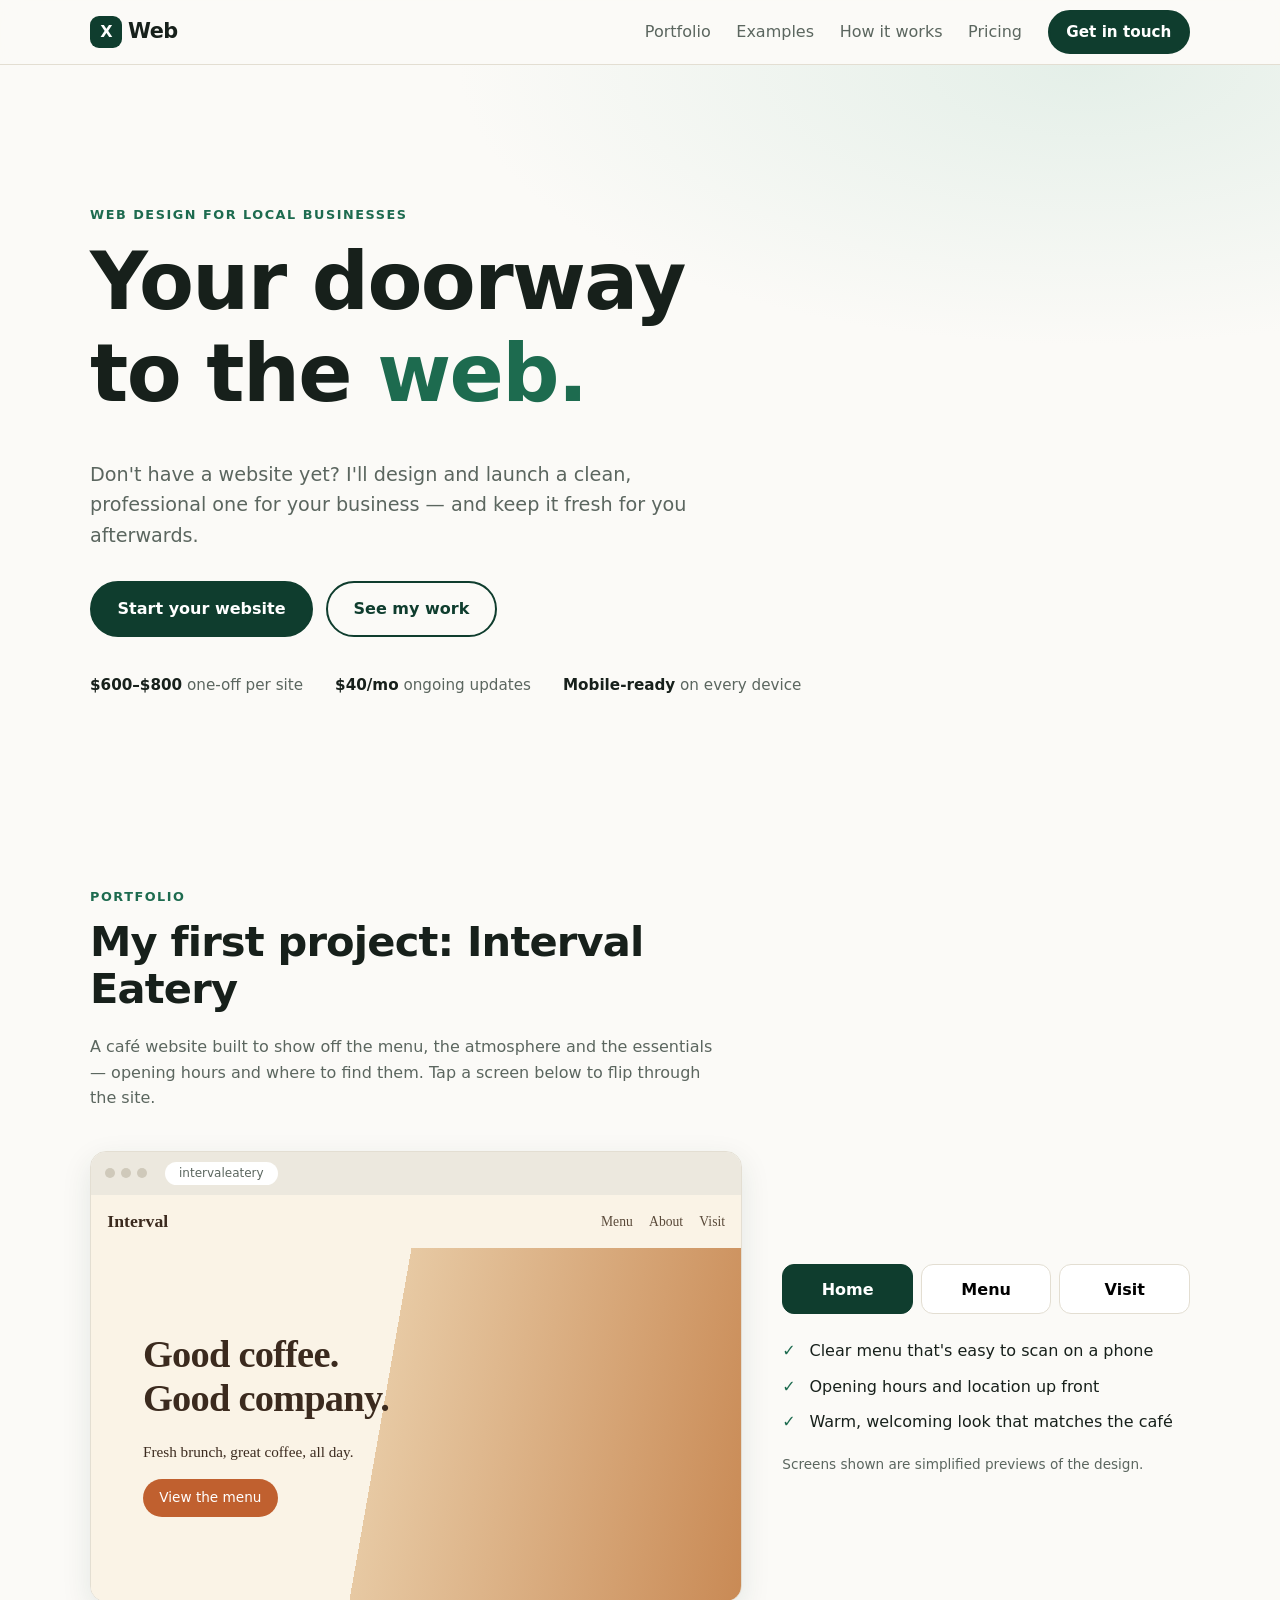
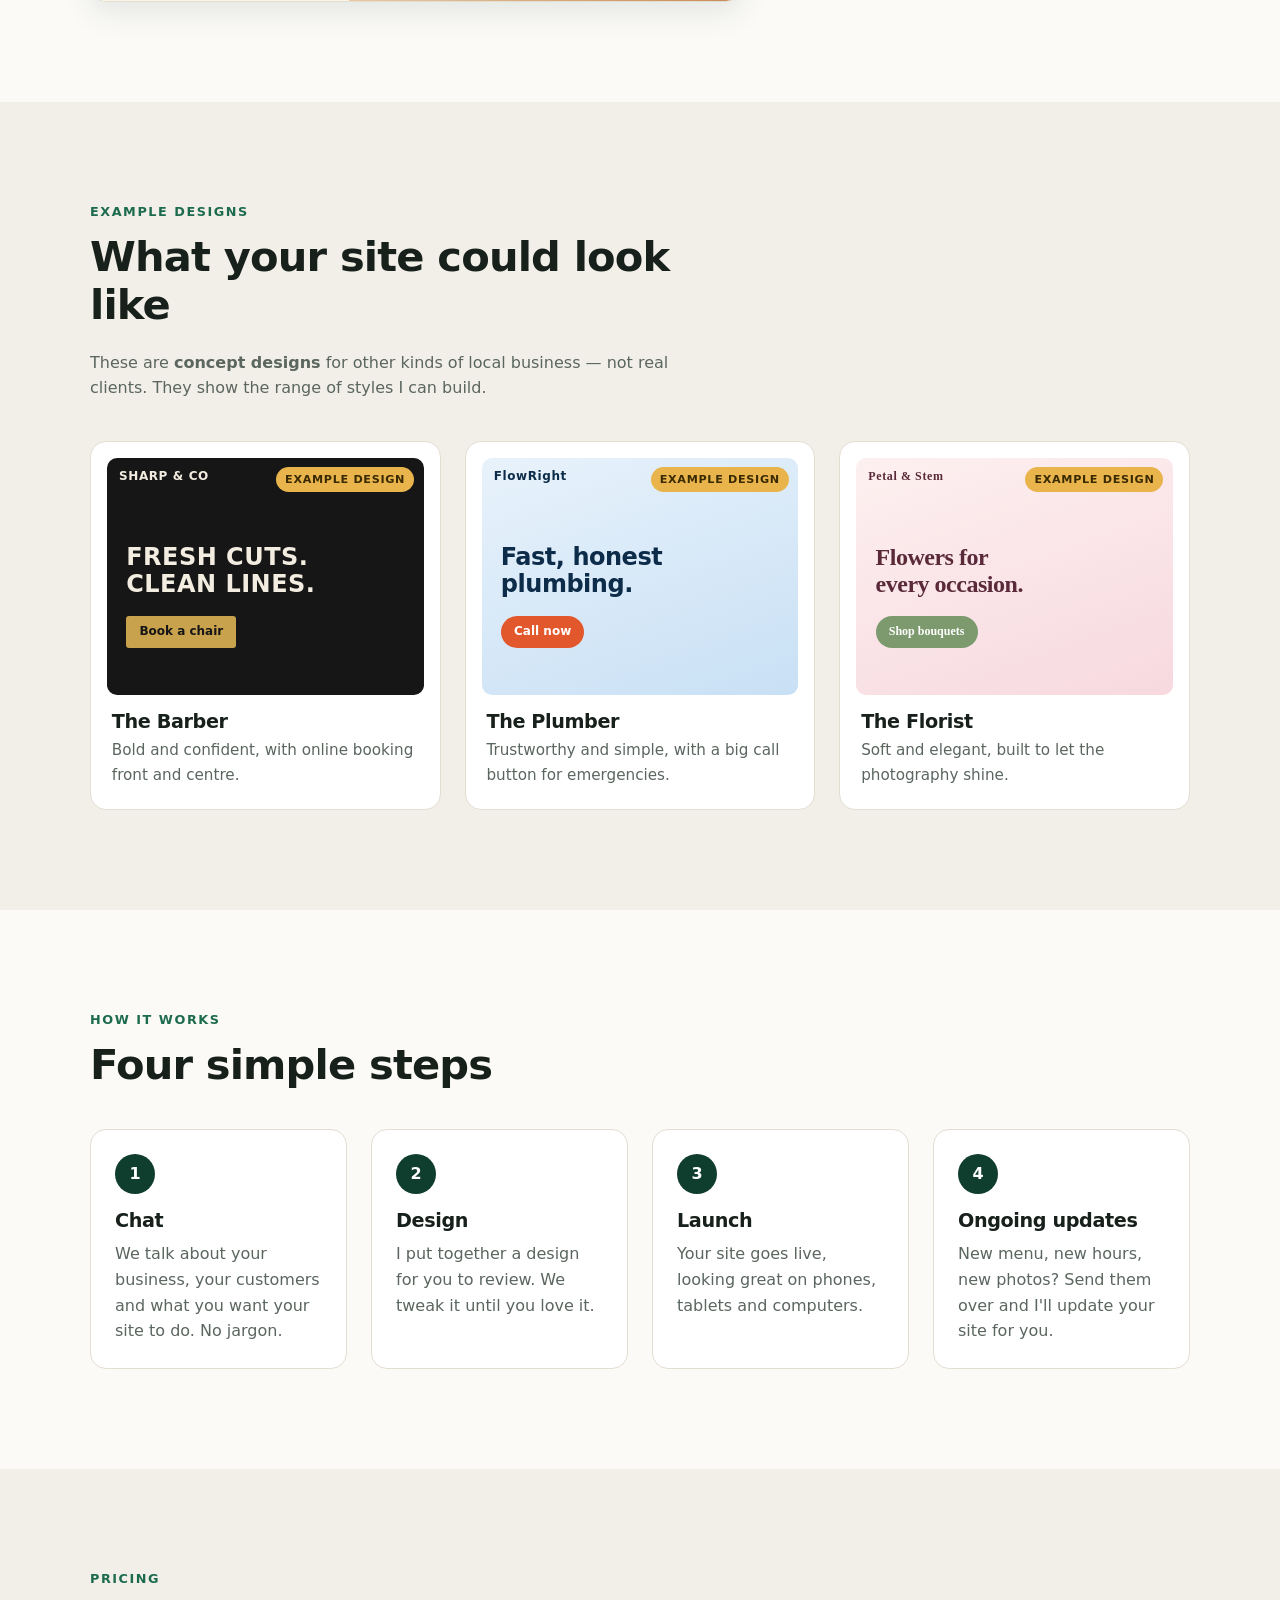
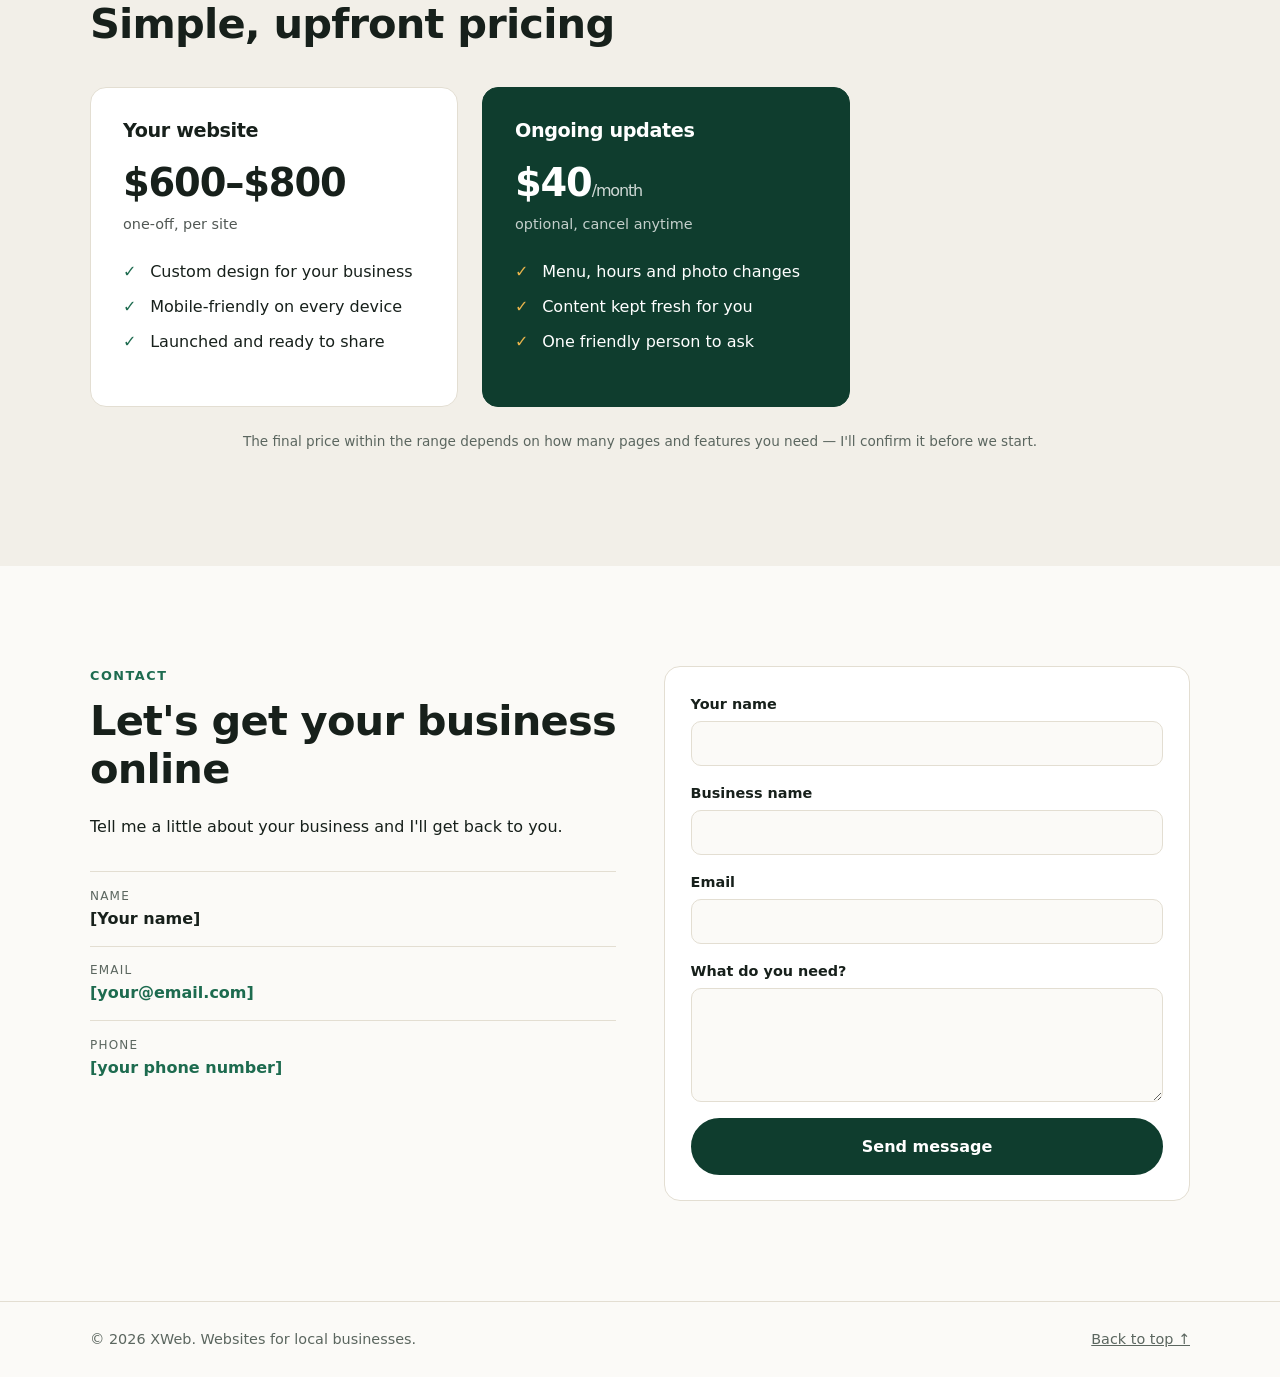
<file: index.html>
<!doctype html>
<html lang="en">
<head>
<meta charset="utf-8">
<meta name="viewport" content="width=device-width, initial-scale=1">
<title>XWeb — Websites for local businesses</title>
<meta name="description" content="XWeb builds clean, affordable websites for local businesses that don't have one yet. $600–$800 per site, plus $40/month for ongoing updates.">
<link rel="icon" href="data:image/svg+xml,%3Csvg xmlns='http://www.w3.org/2000/svg' viewBox='0 0 64 64'%3E%3Crect width='64' height='64' rx='14' fill='%230f3d2e'/%3E%3Cpath d='M18 18l28 28M46 18L18 46' stroke='%23fff' stroke-width='7' stroke-linecap='round'/%3E%3C/svg%3E">
<link rel="stylesheet" href="styles.css">
</head>
<body>

<header class="site-header" id="top">
  <div class="container nav">
    <a href="#top" class="logo" aria-label="XWeb home"><span class="logo-mark">X</span>Web</a>
    <button class="nav-toggle" aria-expanded="false" aria-controls="menu" aria-label="Toggle menu"><span></span><span></span></button>
    <nav id="menu" class="menu">
      <a href="#work">Portfolio</a>
      <a href="#examples">Examples</a>
      <a href="#how">How it works</a>
      <a href="#pricing">Pricing</a>
      <a href="#contact" class="btn btn-small">Get in touch</a>
    </nav>
  </div>
</header>

<main>
  <section class="hero">
    <div class="container hero-inner">
      <p class="eyebrow">Web design for local businesses</p>
      <h1>Your doorway<br>to the <em>web.</em></h1>
      <p class="lead">Don't have a website yet? I'll design and launch a clean, professional one for your business — and keep it fresh for you afterwards.</p>
      <div class="hero-actions">
        <a href="#contact" class="btn">Start your website</a>
        <a href="#work" class="btn btn-ghost">See my work</a>
      </div>
      <ul class="hero-facts">
        <li><strong>$600–$800</strong> one-off per site</li>
        <li><strong>$40/mo</strong> ongoing updates</li>
        <li><strong>Mobile-ready</strong> on every device</li>
      </ul>
    </div>
  </section>

  <section id="work" class="section">
    <div class="container">
      <div class="section-head reveal">
        <p class="eyebrow">Portfolio</p>
        <h2>My first project: Interval Eatery</h2>
        <p>A café website built to show off the menu, the atmosphere and the essentials — opening hours and where to find them. Tap a screen below to flip through the site.</p>
      </div>

      <div class="showcase reveal">
        <div class="browser" id="gallery">
          <div class="browser-bar"><i></i><i></i><i></i><span>intervaleatery</span></div>
          <div class="browser-body">
            <!-- Screen 1: Home -->
            <div class="screen active" data-screen="home">
              <div class="ie-nav"><b>Interval</b><span>Menu</span><span>About</span><span>Visit</span></div>
              <div class="ie-hero">
                <h3>Good coffee.<br>Good company.</h3>
                <p>Fresh brunch, great coffee, all day.</p>
                <span class="ie-btn">View the menu</span>
              </div>
            </div>
            <!-- Screen 2: Menu -->
            <div class="screen" data-screen="menu">
              <div class="ie-nav"><b>Interval</b><span class="on">Menu</span><span>About</span><span>Visit</span></div>
              <div class="ie-menu">
                <h3>The Menu</h3>
                <div class="ie-cols">
                  <div><h4>Brunch</h4><p><span>Smashed avo</span><i></i></p><p><span>Eggs your way</span><i></i></p><p><span>Sweet French toast</span><i></i></p></div>
                  <div><h4>Coffee</h4><p><span>Flat white</span><i></i></p><p><span>Long black</span><i></i></p><p><span>Iced latte</span><i></i></p></div>
                </div>
              </div>
            </div>
            <!-- Screen 3: Visit -->
            <div class="screen" data-screen="visit">
              <div class="ie-nav"><b>Interval</b><span>Menu</span><span>About</span><span class="on">Visit</span></div>
              <div class="ie-visit">
                <h3>Come say hi</h3>
                <div class="ie-card">Opening hours</div>
                <div class="ie-card">Find us on the map</div>
                <div class="ie-card">Get in touch</div>
              </div>
            </div>
          </div>
        </div>

        <div class="showcase-side">
          <div class="thumbs" role="tablist" aria-label="Interval Eatery screens">
            <button role="tab" class="thumb active" data-target="home" aria-selected="true">Home</button>
            <button role="tab" class="thumb" data-target="menu" aria-selected="false">Menu</button>
            <button role="tab" class="thumb" data-target="visit" aria-selected="false">Visit</button>
          </div>
          <ul class="ticks">
            <li>Clear menu that's easy to scan on a phone</li>
            <li>Opening hours and location up front</li>
            <li>Warm, welcoming look that matches the café</li>
          </ul>
          <p class="note">Screens shown are simplified previews of the design.</p>
        </div>
      </div>
    </div>
  </section>

  <section id="examples" class="section alt">
    <div class="container">
      <div class="section-head reveal">
        <p class="eyebrow">Example designs</p>
        <h2>What your site could look like</h2>
        <p>These are <strong>concept designs</strong> for other kinds of local business — not real clients. They show the range of styles I can build.</p>
      </div>

      <div class="cards">
        <article class="card reveal">
          <span class="badge">Example design</span>
          <div class="mock mock-barber">
            <div class="m-nav"><b>SHARP&nbsp;&amp;&nbsp;CO</b><span></span><span></span></div>
            <div class="m-hero"><h4>Fresh cuts.<br>Clean lines.</h4><span class="m-btn">Book a chair</span></div>
          </div>
          <h3>The Barber</h3>
          <p>Bold and confident, with online booking front and centre.</p>
        </article>

        <article class="card reveal">
          <span class="badge">Example design</span>
          <div class="mock mock-plumber">
            <div class="m-nav"><b>FlowRight</b><span></span><span></span></div>
            <div class="m-hero"><h4>Fast, honest<br>plumbing.</h4><span class="m-btn">Call now</span></div>
          </div>
          <h3>The Plumber</h3>
          <p>Trustworthy and simple, with a big call button for emergencies.</p>
        </article>

        <article class="card reveal">
          <span class="badge">Example design</span>
          <div class="mock mock-florist">
            <div class="m-nav"><b>Petal &amp; Stem</b><span></span><span></span></div>
            <div class="m-hero"><h4>Flowers for<br>every occasion.</h4><span class="m-btn">Shop bouquets</span></div>
          </div>
          <h3>The Florist</h3>
          <p>Soft and elegant, built to let the photography shine.</p>
        </article>
      </div>
    </div>
  </section>

  <section id="how" class="section">
    <div class="container">
      <div class="section-head reveal">
        <p class="eyebrow">How it works</p>
        <h2>Four simple steps</h2>
      </div>
      <ol class="steps">
        <li class="step reveal"><span class="num">1</span><h3>Chat</h3><p>We talk about your business, your customers and what you want your site to do. No jargon.</p></li>
        <li class="step reveal"><span class="num">2</span><h3>Design</h3><p>I put together a design for you to review. We tweak it until you love it.</p></li>
        <li class="step reveal"><span class="num">3</span><h3>Launch</h3><p>Your site goes live, looking great on phones, tablets and computers.</p></li>
        <li class="step reveal"><span class="num">4</span><h3>Ongoing updates</h3><p>New menu, new hours, new photos? Send them over and I'll update your site for you.</p></li>
      </ol>
    </div>
  </section>

  <section id="pricing" class="section alt">
    <div class="container">
      <div class="section-head reveal">
        <p class="eyebrow">Pricing</p>
        <h2>Simple, upfront pricing</h2>
      </div>
      <div class="price-grid">
        <div class="price reveal">
          <h3>Your website</h3>
          <p class="amount">$600–$800</p>
          <p class="per">one-off, per site</p>
          <ul class="ticks">
            <li>Custom design for your business</li>
            <li>Mobile-friendly on every device</li>
            <li>Launched and ready to share</li>
          </ul>
        </div>
        <div class="price featured reveal">
          <h3>Ongoing updates</h3>
          <p class="amount">$40<span>/month</span></p>
          <p class="per">optional, cancel anytime</p>
          <ul class="ticks">
            <li>Menu, hours and photo changes</li>
            <li>Content kept fresh for you</li>
            <li>One friendly person to ask</li>
          </ul>
        </div>
      </div>
      <p class="note center">The final price within the range depends on how many pages and features you need — I'll confirm it before we start.</p>
    </div>
  </section>

  <section id="contact" class="section contact">
    <div class="container contact-inner">
      <div class="reveal">
        <p class="eyebrow">Contact</p>
        <h2>Let's get your business online</h2>
        <p>Tell me a little about your business and I'll get back to you.</p>
        <ul class="contact-list">
          <!-- TODO: replace the three placeholders below with your real details -->
          <li><span>Name</span><strong>[Your name]</strong></li>
          <li><span>Email</span><a href="mailto:your@email.com">[your@email.com]</a></li>
          <li><span>Phone</span><a href="tel:+000000000">[your phone number]</a></li>
        </ul>
      </div>
      <form class="form reveal" id="contact-form" action="mailto:your@email.com" method="post" enctype="text/plain">
        <label>Your name<input type="text" name="name" required autocomplete="name"></label>
        <label>Business name<input type="text" name="business" autocomplete="organization"></label>
        <label>Email<input type="email" name="email" required autocomplete="email"></label>
        <label>What do you need?<textarea name="message" rows="4"></textarea></label>
        <button class="btn" type="submit">Send message</button>
      </form>
    </div>
  </section>
</main>

<footer class="footer">
  <div class="container">
    <span>© <span id="year">2026</span> XWeb. Websites for local businesses.</span>
    <a href="#top">Back to top ↑</a>
  </div>
</footer>

<script src="script.js"></script>
</body>
</html>
</file>
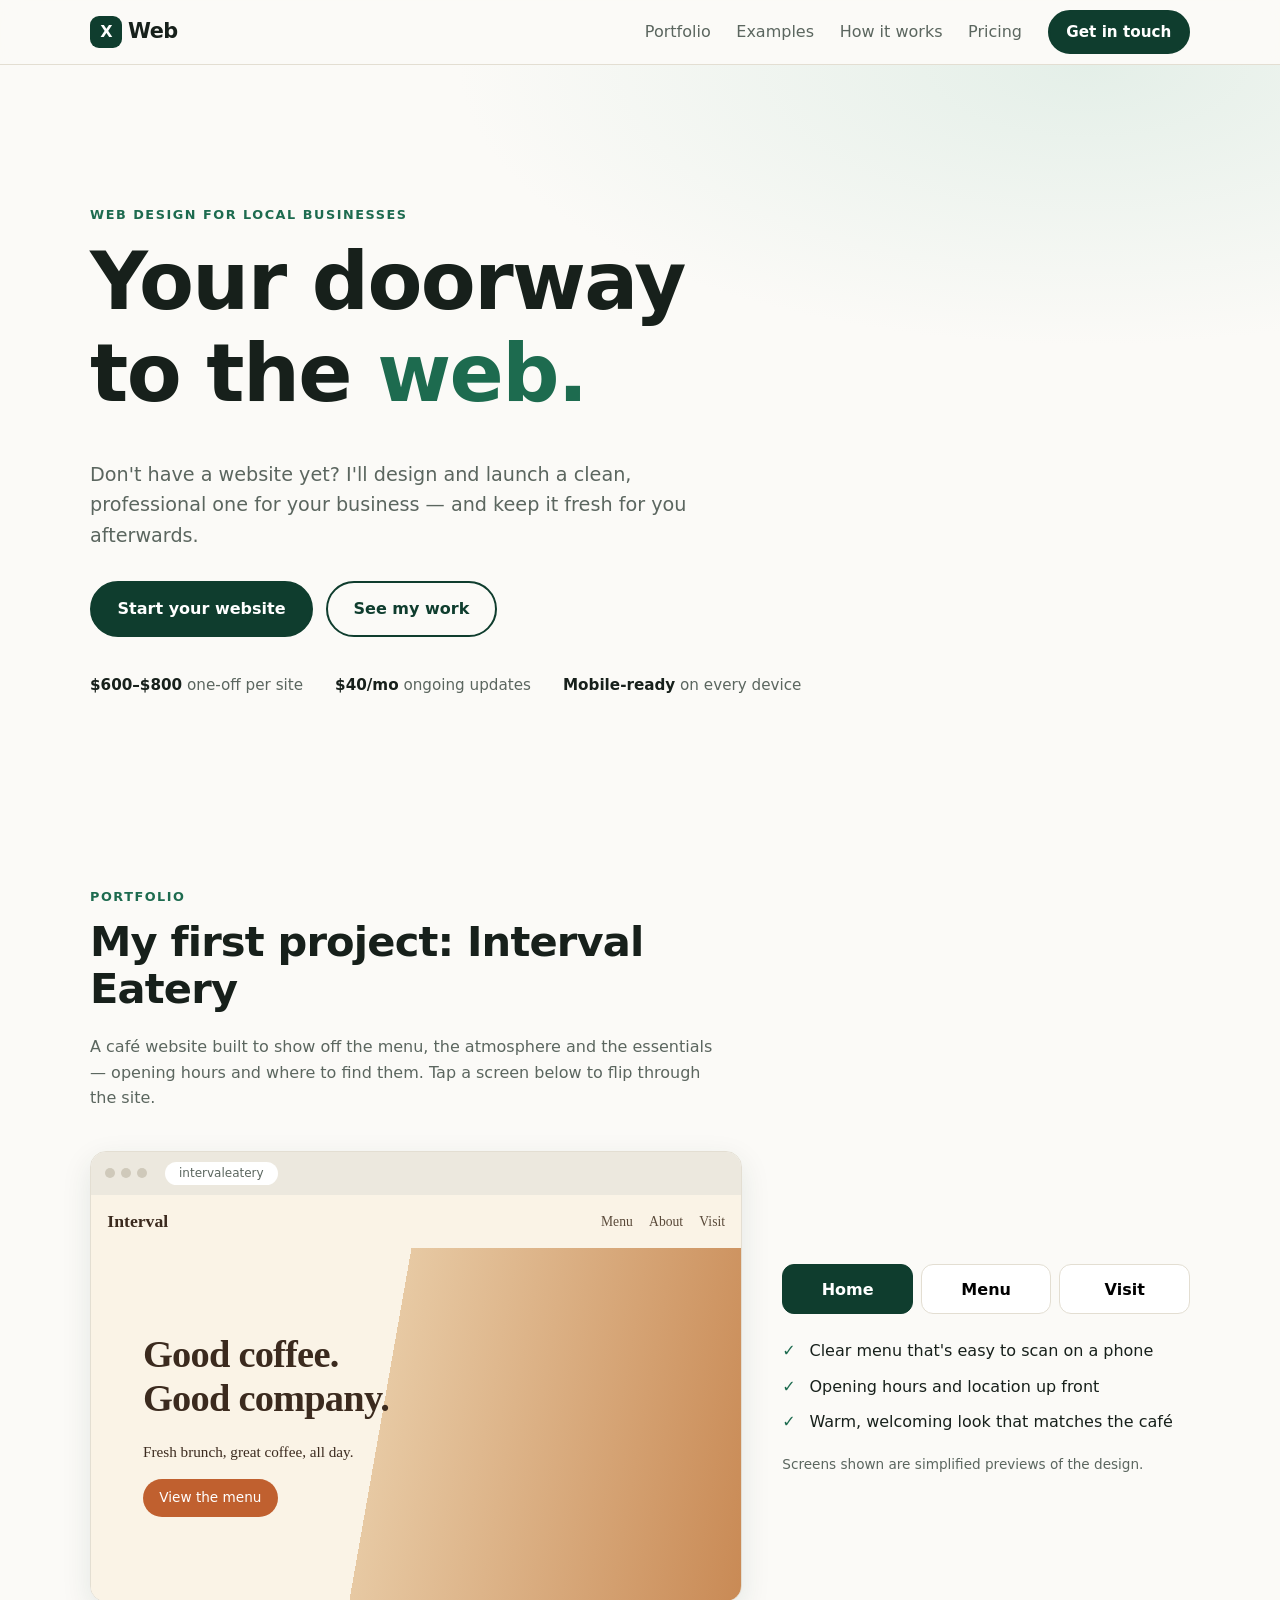
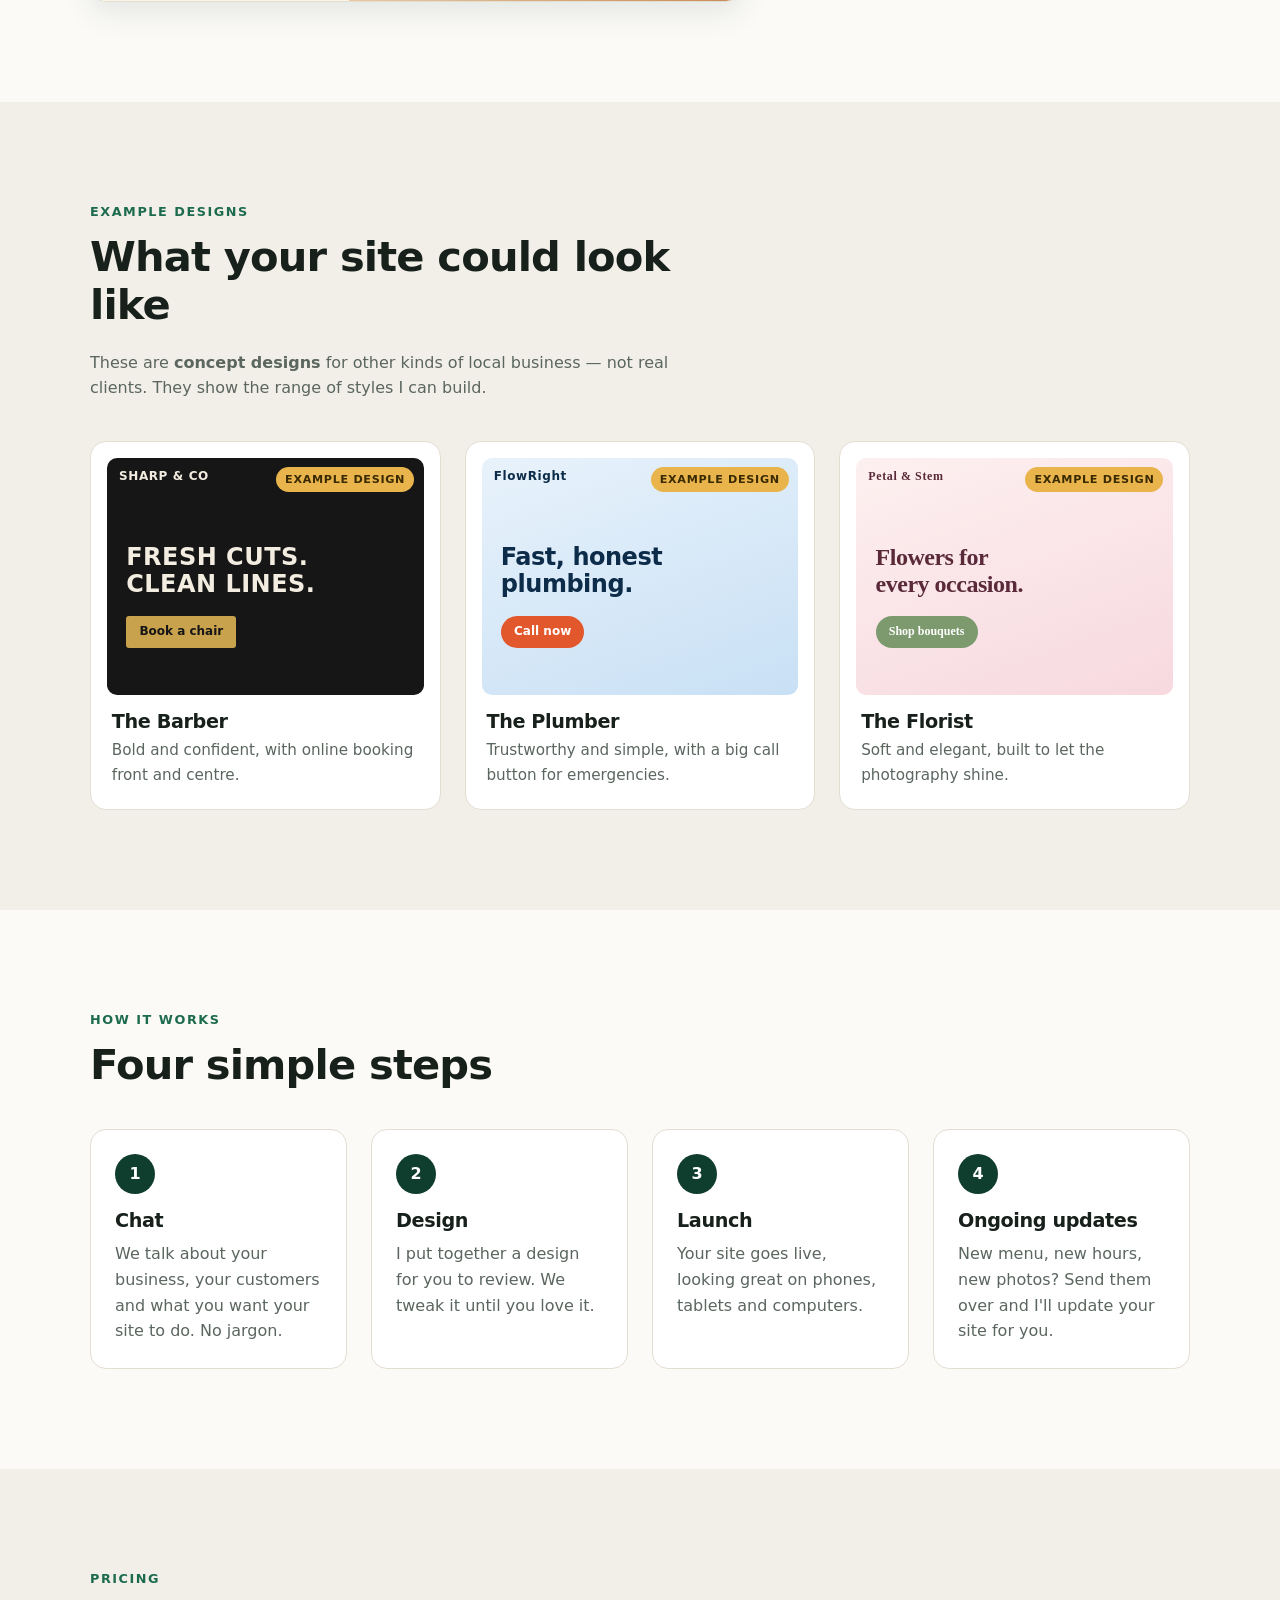
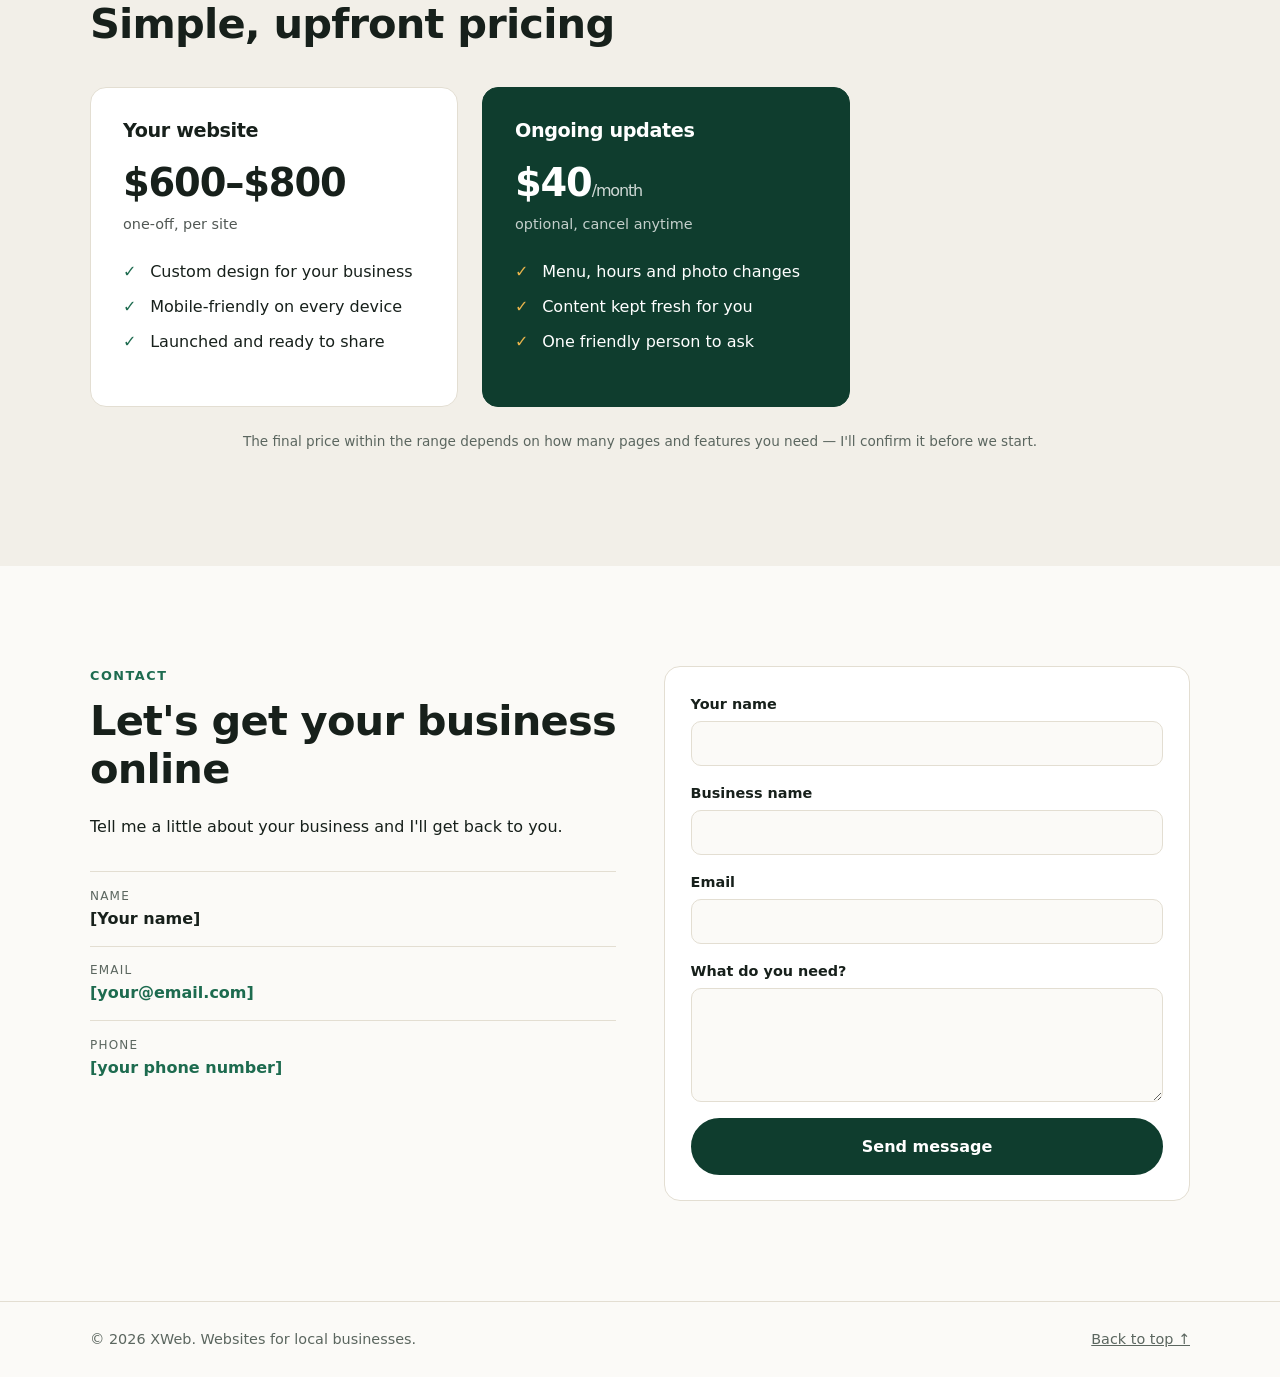
<file: xweb-preview.html>
<!doctype html>
<html lang="en">
<head>
<meta charset="utf-8">
<meta name="viewport" content="width=device-width, initial-scale=1">
<title>XWeb — Websites for local businesses</title>
<meta name="description" content="XWeb builds clean, affordable websites for local businesses that don't have one yet. $600–$800 per site, plus $40/month for ongoing updates.">
<link rel="icon" href="data:image/svg+xml,%3Csvg xmlns='http://www.w3.org/2000/svg' viewBox='0 0 64 64'%3E%3Crect width='64' height='64' rx='14' fill='%230f3d2e'/%3E%3Cpath d='M18 18l28 28M46 18L18 46' stroke='%23fff' stroke-width='7' stroke-linecap='round'/%3E%3C/svg%3E">
<style>
:root{
  --bg:#fbfaf7; --alt:#f2efe8; --ink:#17201b; --muted:#5b665f; --line:#e3ded2;
  --brand:#0f3d2e; --brand-2:#1d6b4f; --accent:#e9b44c; --radius:16px;
  --shadow:0 10px 30px rgba(15,61,46,.10);
}
*{box-sizing:border-box}
html{scroll-behavior:smooth;scroll-padding-top:72px}
body{margin:0;font-family:system-ui,-apple-system,"Segoe UI",Roboto,sans-serif;color:var(--ink);background:var(--bg);line-height:1.6;-webkit-text-size-adjust:100%}
img,svg{max-width:100%}
a{color:inherit}
.container{width:min(1100px,100% - 40px);margin-inline:auto}
h1,h2,h3,h4{line-height:1.15;margin:0 0 .5em;letter-spacing:-.02em}
h1{font-size:clamp(2.6rem,8vw,5rem)}
h1 em{font-style:normal;color:var(--brand-2)}
h2{font-size:clamp(1.8rem,4.5vw,2.6rem)}
h3{font-size:1.2rem}
p{margin:0 0 1em}
.eyebrow{font-size:.8rem;font-weight:700;letter-spacing:.12em;text-transform:uppercase;color:var(--brand-2);margin-bottom:.8em}
.lead{font-size:1.2rem;color:var(--muted);max-width:34em}
.note{font-size:.85rem;color:var(--muted)}
.center{text-align:center;margin-top:1.5rem}

/* Buttons */
.btn{display:inline-block;background:var(--brand);color:#fff;text-decoration:none;font-weight:600;padding:.85em 1.6em;border-radius:999px;border:2px solid var(--brand);cursor:pointer;font:inherit;font-weight:600;transition:transform .2s,box-shadow .2s,background .2s}
.btn:hover,.btn:focus-visible{background:var(--brand-2);border-color:var(--brand-2);transform:translateY(-2px);box-shadow:var(--shadow)}
.btn-ghost{background:transparent;color:var(--brand)}
.btn-ghost:hover,.btn-ghost:focus-visible{color:#fff}
.btn-small{padding:.5em 1.1em;font-size:.95rem}
:focus-visible{outline:3px solid var(--accent);outline-offset:3px}

/* Header */
.site-header{position:sticky;top:0;z-index:50;background:rgba(251,250,247,.9);backdrop-filter:blur(10px);border-bottom:1px solid var(--line)}
.nav{display:flex;align-items:center;justify-content:space-between;height:64px}
.logo{display:flex;align-items:center;gap:.1em;font-weight:800;font-size:1.3rem;text-decoration:none;letter-spacing:-.03em}
.logo-mark{display:grid;place-items:center;width:32px;height:32px;border-radius:9px;background:var(--brand);color:#fff;margin-right:.25em;font-size:1rem}
.menu{display:flex;align-items:center;gap:1.6rem}
.menu a:not(.btn){text-decoration:none;color:var(--muted);font-weight:500;transition:color .2s}
.menu a:not(.btn):hover{color:var(--brand)}
.nav-toggle{display:none;background:none;border:0;width:44px;height:44px;cursor:pointer;position:relative}
.nav-toggle span{position:absolute;left:11px;right:11px;height:2px;background:var(--ink);transition:transform .25s}
.nav-toggle span:first-child{top:18px}.nav-toggle span:last-child{top:26px}
.nav-toggle[aria-expanded="true"] span:first-child{transform:translateY(4px) rotate(45deg)}
.nav-toggle[aria-expanded="true"] span:last-child{transform:translateY(-4px) rotate(-45deg)}

/* Hero */
.hero{padding:clamp(60px,12vw,140px) 0 clamp(50px,8vw,90px);background:radial-gradient(900px 400px at 85% 0,#e4efe8 0,transparent 70%)}
.hero-actions{display:flex;gap:.8rem;flex-wrap:wrap;margin:1.8rem 0 2.2rem}
.hero-facts{list-style:none;padding:0;margin:0;display:flex;flex-wrap:wrap;gap:.6rem 2rem;color:var(--muted);font-size:.95rem}
.hero-facts strong{color:var(--ink)}

/* Sections */
.section{padding:clamp(56px,9vw,100px) 0}
.section.alt{background:var(--alt)}
.section-head{max-width:640px;margin-bottom:2.5rem}
.section-head p:last-child{color:var(--muted)}

/* Showcase */
.showcase{display:grid;grid-template-columns:1.6fr 1fr;gap:2.5rem;align-items:center}
.browser{border-radius:var(--radius);overflow:hidden;border:1px solid var(--line);box-shadow:var(--shadow);background:#fff;transition:transform .3s}
.browser:hover{transform:translateY(-4px)}
.browser-bar{display:flex;align-items:center;gap:6px;padding:10px 14px;background:#ece8de}
.browser-bar i{width:10px;height:10px;border-radius:50%;background:#cfc9ba}
.browser-bar span{margin-left:12px;font-size:.75rem;color:var(--muted);background:#fff;border-radius:999px;padding:2px 14px}
.browser-body{position:relative;aspect-ratio:16/10;background:#faf3e6;font-family:Georgia,serif}
.screen{position:absolute;inset:0;opacity:0;visibility:hidden;transition:opacity .4s;display:flex;flex-direction:column}
.screen.active{opacity:1;visibility:visible}
.ie-nav{display:flex;gap:1.2em;align-items:center;padding:.9em 1.2em;font-size:clamp(.55rem,1.6vw,.85rem);color:#5a4a3a}
.ie-nav b{margin-right:auto;font-size:1.3em;color:#3b2a1e}
.ie-nav .on{border-bottom:2px solid #c0602f}
.ie-hero{flex:1;display:flex;flex-direction:column;justify-content:center;padding:0 8%;background:linear-gradient(100deg,#faf3e6 45%,#e7c9a3 45%,#c98a55 100%);color:#3b2a1e}
.ie-hero h3{font-size:clamp(1.1rem,4vw,2.4rem)}
.ie-hero p{font-size:clamp(.6rem,1.6vw,.95rem);max-width:16em}
.ie-btn{align-self:flex-start;background:#c0602f;color:#fff;font-family:system-ui,sans-serif;font-size:clamp(.55rem,1.5vw,.85rem);padding:.6em 1.2em;border-radius:999px}
.ie-menu,.ie-visit{flex:1;padding:1% 8%;color:#3b2a1e}
.ie-menu h3,.ie-visit h3{font-size:clamp(1rem,3vw,1.8rem)}
.ie-cols{display:grid;grid-template-columns:1fr 1fr;gap:6%}
.ie-cols h4{font-size:clamp(.65rem,1.8vw,1rem);color:#c0602f;margin-bottom:.4em}
.ie-cols p{display:flex;align-items:center;gap:.5em;font-size:clamp(.55rem,1.5vw,.85rem);margin:0 0 .6em}
.ie-cols p i{flex:1;border-bottom:1px dotted #b9a68f}
.ie-visit{display:grid;grid-template-columns:repeat(3,1fr);gap:3%;align-content:start}
.ie-visit h3{grid-column:1/-1}
.ie-card{background:#fff;border-radius:10px;padding:1.6em .8em;font-family:system-ui,sans-serif;font-size:clamp(.5rem,1.4vw,.8rem);text-align:center;box-shadow:0 2px 8px rgba(0,0,0,.06)}
.thumbs{display:flex;gap:.5rem;margin-bottom:1.5rem}
.thumb{flex:1;padding:.7em;border-radius:12px;border:1.5px solid var(--line);background:#fff;font:inherit;font-weight:600;cursor:pointer;transition:all .2s}
.thumb:hover{border-color:var(--brand-2);transform:translateY(-2px)}
.thumb.active{background:var(--brand);color:#fff;border-color:var(--brand)}
.ticks{list-style:none;padding:0;margin:0 0 1.2rem}
.ticks li{position:relative;padding-left:1.7em;margin-bottom:.6em}
.ticks li::before{content:"✓";position:absolute;left:0;color:var(--brand-2);font-weight:800}

/* Example cards */
.cards{display:grid;grid-template-columns:repeat(auto-fit,minmax(260px,1fr));gap:1.5rem}
.card{position:relative;background:#fff;border:1px solid var(--line);border-radius:var(--radius);padding:1rem 1rem 1.4rem;transition:transform .25s,box-shadow .25s}
.card:hover{transform:translateY(-6px);box-shadow:var(--shadow)}
.card h3{margin:1rem .3rem .3rem}
.card p{margin:0 .3rem;color:var(--muted);font-size:.95rem}
.badge{position:absolute;top:1.6rem;right:1.6rem;z-index:2;background:var(--accent);color:#3a2a00;font-size:.7rem;font-weight:700;text-transform:uppercase;letter-spacing:.06em;padding:.3em .8em;border-radius:999px}
.mock{border-radius:10px;overflow:hidden;aspect-ratio:4/3;display:flex;flex-direction:column;transition:transform .3s}
.card:hover .mock{transform:scale(1.02)}
.m-nav{display:flex;align-items:center;gap:.5em;padding:.8em 1em;font-size:.75rem}
.m-nav b{margin-right:auto;letter-spacing:.05em}
.m-nav span{width:22px;height:4px;border-radius:2px;background:currentColor;opacity:.4}
.m-hero{flex:1;display:flex;flex-direction:column;justify-content:center;padding:0 1.2rem}
.m-hero h4{font-size:1.5rem;margin-bottom:.7em}
.m-btn{align-self:flex-start;font-size:.75rem;font-weight:700;padding:.55em 1.1em;border-radius:999px}
.mock-barber{background:#161616;color:#f3ece0}
.mock-barber .m-hero h4{text-transform:uppercase;letter-spacing:.02em}
.mock-barber .m-btn{background:#c9a24d;color:#161616;border-radius:3px}
.mock-plumber{background:linear-gradient(160deg,#e8f2fb,#c8e0f5);color:#0c2c4a}
.mock-plumber .m-btn{background:#e2572b;color:#fff}
.mock-florist{background:linear-gradient(160deg,#fdf0f0,#f7d9df);color:#5a2a3a;font-family:Georgia,serif}
.mock-florist .m-btn{background:#7c9a6d;color:#fff}

/* Steps */
.steps{list-style:none;padding:0;margin:0;display:grid;grid-template-columns:repeat(auto-fit,minmax(220px,1fr));gap:1.5rem}
.step{padding:1.5rem;border:1px solid var(--line);border-radius:var(--radius);background:#fff;transition:transform .25s,border-color .25s}
.step:hover{transform:translateY(-4px);border-color:var(--brand-2)}
.step p{color:var(--muted);margin:0}
.num{display:grid;place-items:center;width:40px;height:40px;border-radius:50%;background:var(--brand);color:#fff;font-weight:700;margin-bottom:1rem}

/* Pricing */
.price-grid{display:grid;grid-template-columns:repeat(auto-fit,minmax(260px,1fr));gap:1.5rem;max-width:760px}
.price{background:#fff;border:1px solid var(--line);border-radius:var(--radius);padding:2rem;transition:transform .25s,box-shadow .25s}
.price:hover{transform:translateY(-4px);box-shadow:var(--shadow)}
.price.featured{background:var(--brand);color:#fff;border-color:var(--brand)}
.price.featured .ticks li::before{color:var(--accent)}
.amount{font-size:2.4rem;font-weight:800;letter-spacing:-.03em;margin:0}
.amount span{font-size:1rem;font-weight:500;opacity:.8}
.per{opacity:.75;font-size:.9rem;margin-bottom:1.4rem}

/* Contact */
.contact-inner{display:grid;grid-template-columns:1fr 1fr;gap:3rem;align-items:start}
.contact-list{list-style:none;padding:0;margin:2rem 0 0}
.contact-list li{display:flex;flex-direction:column;padding:.9rem 0;border-top:1px solid var(--line)}
.contact-list span{font-size:.75rem;text-transform:uppercase;letter-spacing:.1em;color:var(--muted)}
.contact-list a{color:var(--brand-2);font-weight:600;text-decoration:none}
.contact-list a:hover{text-decoration:underline}
.form{background:#fff;border:1px solid var(--line);border-radius:var(--radius);padding:1.6rem;display:grid;gap:1rem}
.form label{display:grid;gap:.3rem;font-weight:600;font-size:.9rem}
.form input,.form textarea{font:inherit;font-weight:400;padding:.7em .9em;border:1.5px solid var(--line);border-radius:10px;background:var(--bg);transition:border-color .2s}
.form input:focus,.form textarea:focus{outline:none;border-color:var(--brand-2)}

.footer{border-top:1px solid var(--line);padding:1.6rem 0;font-size:.9rem;color:var(--muted)}
.footer .container{display:flex;justify-content:space-between;flex-wrap:wrap;gap:.5rem}

/* Scroll reveal */
.js .reveal{opacity:0;transform:translateY(20px);transition:opacity .6s,transform .6s}
.js .reveal.in{opacity:1;transform:none}

@media (max-width:820px){
  .nav-toggle{display:block}
  .menu{position:absolute;top:64px;left:0;right:0;flex-direction:column;align-items:stretch;gap:0;background:var(--bg);border-bottom:1px solid var(--line);padding:.5rem 20px 1.2rem;display:none}
  .menu.open{display:flex}
  .menu a{padding:.8em 0}
  .menu .btn{text-align:center;margin-top:.5rem}
  .showcase,.contact-inner{grid-template-columns:1fr;gap:1.8rem}
}
@media (prefers-reduced-motion:reduce){
  html{scroll-behavior:auto}
  *{transition:none!important}
  .js .reveal{opacity:1;transform:none}
}

</style>
</head>
<body>

<header class="site-header" id="top">
  <div class="container nav">
    <a href="#top" class="logo" aria-label="XWeb home"><span class="logo-mark">X</span>Web</a>
    <button class="nav-toggle" aria-expanded="false" aria-controls="menu" aria-label="Toggle menu"><span></span><span></span></button>
    <nav id="menu" class="menu">
      <a href="#work">Portfolio</a>
      <a href="#examples">Examples</a>
      <a href="#how">How it works</a>
      <a href="#pricing">Pricing</a>
      <a href="#contact" class="btn btn-small">Get in touch</a>
    </nav>
  </div>
</header>

<main>
  <section class="hero">
    <div class="container hero-inner">
      <p class="eyebrow">Web design for local businesses</p>
      <h1>Your doorway<br>to the <em>web.</em></h1>
      <p class="lead">Don't have a website yet? I'll design and launch a clean, professional one for your business — and keep it fresh for you afterwards.</p>
      <div class="hero-actions">
        <a href="#contact" class="btn">Start your website</a>
        <a href="#work" class="btn btn-ghost">See my work</a>
      </div>
      <ul class="hero-facts">
        <li><strong>$600–$800</strong> one-off per site</li>
        <li><strong>$40/mo</strong> ongoing updates</li>
        <li><strong>Mobile-ready</strong> on every device</li>
      </ul>
    </div>
  </section>

  <section id="work" class="section">
    <div class="container">
      <div class="section-head reveal">
        <p class="eyebrow">Portfolio</p>
        <h2>My first project: Interval Eatery</h2>
        <p>A café website built to show off the menu, the atmosphere and the essentials — opening hours and where to find them. Tap a screen below to flip through the site.</p>
      </div>

      <div class="showcase reveal">
        <div class="browser" id="gallery">
          <div class="browser-bar"><i></i><i></i><i></i><span>intervaleatery</span></div>
          <div class="browser-body">
            <!-- Screen 1: Home -->
            <div class="screen active" data-screen="home">
              <div class="ie-nav"><b>Interval</b><span>Menu</span><span>About</span><span>Visit</span></div>
              <div class="ie-hero">
                <h3>Good coffee.<br>Good company.</h3>
                <p>Fresh brunch, great coffee, all day.</p>
                <span class="ie-btn">View the menu</span>
              </div>
            </div>
            <!-- Screen 2: Menu -->
            <div class="screen" data-screen="menu">
              <div class="ie-nav"><b>Interval</b><span class="on">Menu</span><span>About</span><span>Visit</span></div>
              <div class="ie-menu">
                <h3>The Menu</h3>
                <div class="ie-cols">
                  <div><h4>Brunch</h4><p><span>Smashed avo</span><i></i></p><p><span>Eggs your way</span><i></i></p><p><span>Sweet French toast</span><i></i></p></div>
                  <div><h4>Coffee</h4><p><span>Flat white</span><i></i></p><p><span>Long black</span><i></i></p><p><span>Iced latte</span><i></i></p></div>
                </div>
              </div>
            </div>
            <!-- Screen 3: Visit -->
            <div class="screen" data-screen="visit">
              <div class="ie-nav"><b>Interval</b><span>Menu</span><span>About</span><span class="on">Visit</span></div>
              <div class="ie-visit">
                <h3>Come say hi</h3>
                <div class="ie-card">Opening hours</div>
                <div class="ie-card">Find us on the map</div>
                <div class="ie-card">Get in touch</div>
              </div>
            </div>
          </div>
        </div>

        <div class="showcase-side">
          <div class="thumbs" role="tablist" aria-label="Interval Eatery screens">
            <button role="tab" class="thumb active" data-target="home" aria-selected="true">Home</button>
            <button role="tab" class="thumb" data-target="menu" aria-selected="false">Menu</button>
            <button role="tab" class="thumb" data-target="visit" aria-selected="false">Visit</button>
          </div>
          <ul class="ticks">
            <li>Clear menu that's easy to scan on a phone</li>
            <li>Opening hours and location up front</li>
            <li>Warm, welcoming look that matches the café</li>
          </ul>
          <p class="note">Screens shown are simplified previews of the design.</p>
        </div>
      </div>
    </div>
  </section>

  <section id="examples" class="section alt">
    <div class="container">
      <div class="section-head reveal">
        <p class="eyebrow">Example designs</p>
        <h2>What your site could look like</h2>
        <p>These are <strong>concept designs</strong> for other kinds of local business — not real clients. They show the range of styles I can build.</p>
      </div>

      <div class="cards">
        <article class="card reveal">
          <span class="badge">Example design</span>
          <div class="mock mock-barber">
            <div class="m-nav"><b>SHARP&nbsp;&amp;&nbsp;CO</b><span></span><span></span></div>
            <div class="m-hero"><h4>Fresh cuts.<br>Clean lines.</h4><span class="m-btn">Book a chair</span></div>
          </div>
          <h3>The Barber</h3>
          <p>Bold and confident, with online booking front and centre.</p>
        </article>

        <article class="card reveal">
          <span class="badge">Example design</span>
          <div class="mock mock-plumber">
            <div class="m-nav"><b>FlowRight</b><span></span><span></span></div>
            <div class="m-hero"><h4>Fast, honest<br>plumbing.</h4><span class="m-btn">Call now</span></div>
          </div>
          <h3>The Plumber</h3>
          <p>Trustworthy and simple, with a big call button for emergencies.</p>
        </article>

        <article class="card reveal">
          <span class="badge">Example design</span>
          <div class="mock mock-florist">
            <div class="m-nav"><b>Petal &amp; Stem</b><span></span><span></span></div>
            <div class="m-hero"><h4>Flowers for<br>every occasion.</h4><span class="m-btn">Shop bouquets</span></div>
          </div>
          <h3>The Florist</h3>
          <p>Soft and elegant, built to let the photography shine.</p>
        </article>
      </div>
    </div>
  </section>

  <section id="how" class="section">
    <div class="container">
      <div class="section-head reveal">
        <p class="eyebrow">How it works</p>
        <h2>Four simple steps</h2>
      </div>
      <ol class="steps">
        <li class="step reveal"><span class="num">1</span><h3>Chat</h3><p>We talk about your business, your customers and what you want your site to do. No jargon.</p></li>
        <li class="step reveal"><span class="num">2</span><h3>Design</h3><p>I put together a design for you to review. We tweak it until you love it.</p></li>
        <li class="step reveal"><span class="num">3</span><h3>Launch</h3><p>Your site goes live, looking great on phones, tablets and computers.</p></li>
        <li class="step reveal"><span class="num">4</span><h3>Ongoing updates</h3><p>New menu, new hours, new photos? Send them over and I'll update your site for you.</p></li>
      </ol>
    </div>
  </section>

  <section id="pricing" class="section alt">
    <div class="container">
      <div class="section-head reveal">
        <p class="eyebrow">Pricing</p>
        <h2>Simple, upfront pricing</h2>
      </div>
      <div class="price-grid">
        <div class="price reveal">
          <h3>Your website</h3>
          <p class="amount">$600–$800</p>
          <p class="per">one-off, per site</p>
          <ul class="ticks">
            <li>Custom design for your business</li>
            <li>Mobile-friendly on every device</li>
            <li>Launched and ready to share</li>
          </ul>
        </div>
        <div class="price featured reveal">
          <h3>Ongoing updates</h3>
          <p class="amount">$40<span>/month</span></p>
          <p class="per">optional, cancel anytime</p>
          <ul class="ticks">
            <li>Menu, hours and photo changes</li>
            <li>Content kept fresh for you</li>
            <li>One friendly person to ask</li>
          </ul>
        </div>
      </div>
      <p class="note center">The final price within the range depends on how many pages and features you need — I'll confirm it before we start.</p>
    </div>
  </section>

  <section id="contact" class="section contact">
    <div class="container contact-inner">
      <div class="reveal">
        <p class="eyebrow">Contact</p>
        <h2>Let's get your business online</h2>
        <p>Tell me a little about your business and I'll get back to you.</p>
        <ul class="contact-list">
          <!-- TODO: replace the three placeholders below with your real details -->
          <li><span>Name</span><strong>[Your name]</strong></li>
          <li><span>Email</span><a href="mailto:your@email.com">[your@email.com]</a></li>
          <li><span>Phone</span><a href="tel:+000000000">[your phone number]</a></li>
        </ul>
      </div>
      <form class="form reveal" id="contact-form" action="mailto:your@email.com" method="post" enctype="text/plain">
        <label>Your name<input type="text" name="name" required autocomplete="name"></label>
        <label>Business name<input type="text" name="business" autocomplete="organization"></label>
        <label>Email<input type="email" name="email" required autocomplete="email"></label>
        <label>What do you need?<textarea name="message" rows="4"></textarea></label>
        <button class="btn" type="submit">Send message</button>
      </form>
    </div>
  </section>
</main>

<footer class="footer">
  <div class="container">
    <span>© <span id="year">2026</span> XWeb. Websites for local businesses.</span>
    <a href="#top">Back to top ↑</a>
  </div>
</footer>

<script>
document.documentElement.classList.add('js');

// Mobile menu
const toggle = document.querySelector('.nav-toggle');
const menu = document.getElementById('menu');
toggle.addEventListener('click', () => {
  const open = menu.classList.toggle('open');
  toggle.setAttribute('aria-expanded', open);
});
menu.addEventListener('click', e => {
  if (e.target.tagName === 'A') {
    menu.classList.remove('open');
    toggle.setAttribute('aria-expanded', 'false');
  }
});

// Portfolio gallery
const thumbs = document.querySelectorAll('.thumb');
const screens = document.querySelectorAll('.screen');
function show(name) {
  thumbs.forEach(t => {
    const on = t.dataset.target === name;
    t.classList.toggle('active', on);
    t.setAttribute('aria-selected', on);
  });
  screens.forEach(s => s.classList.toggle('active', s.dataset.screen === name));
}
thumbs.forEach(t => t.addEventListener('click', () => show(t.dataset.target)));

// Scroll reveal
const items = document.querySelectorAll('.reveal');
if ('IntersectionObserver' in window) {
  const io = new IntersectionObserver(entries => {
    entries.forEach(e => { if (e.isIntersecting) { e.target.classList.add('in'); io.unobserve(e.target); } });
  }, { threshold: 0.12 });
  items.forEach(i => io.observe(i));
} else {
  items.forEach(i => i.classList.add('in'));
}

document.getElementById('year').textContent = new Date().getFullYear();

</script>
</body>
</html>
</file>
<file: styles.css>
:root{
  --bg:#fbfaf7; --alt:#f2efe8; --ink:#17201b; --muted:#5b665f; --line:#e3ded2;
  --brand:#0f3d2e; --brand-2:#1d6b4f; --accent:#e9b44c; --radius:16px;
  --shadow:0 10px 30px rgba(15,61,46,.10);
}
*{box-sizing:border-box}
html{scroll-behavior:smooth;scroll-padding-top:72px}
body{margin:0;font-family:system-ui,-apple-system,"Segoe UI",Roboto,sans-serif;color:var(--ink);background:var(--bg);line-height:1.6;-webkit-text-size-adjust:100%}
img,svg{max-width:100%}
a{color:inherit}
.container{width:min(1100px,100% - 40px);margin-inline:auto}
h1,h2,h3,h4{line-height:1.15;margin:0 0 .5em;letter-spacing:-.02em}
h1{font-size:clamp(2.6rem,8vw,5rem)}
h1 em{font-style:normal;color:var(--brand-2)}
h2{font-size:clamp(1.8rem,4.5vw,2.6rem)}
h3{font-size:1.2rem}
p{margin:0 0 1em}
.eyebrow{font-size:.8rem;font-weight:700;letter-spacing:.12em;text-transform:uppercase;color:var(--brand-2);margin-bottom:.8em}
.lead{font-size:1.2rem;color:var(--muted);max-width:34em}
.note{font-size:.85rem;color:var(--muted)}
.center{text-align:center;margin-top:1.5rem}

/* Buttons */
.btn{display:inline-block;background:var(--brand);color:#fff;text-decoration:none;font-weight:600;padding:.85em 1.6em;border-radius:999px;border:2px solid var(--brand);cursor:pointer;font:inherit;font-weight:600;transition:transform .2s,box-shadow .2s,background .2s}
.btn:hover,.btn:focus-visible{background:var(--brand-2);border-color:var(--brand-2);transform:translateY(-2px);box-shadow:var(--shadow)}
.btn-ghost{background:transparent;color:var(--brand)}
.btn-ghost:hover,.btn-ghost:focus-visible{color:#fff}
.btn-small{padding:.5em 1.1em;font-size:.95rem}
:focus-visible{outline:3px solid var(--accent);outline-offset:3px}

/* Header */
.site-header{position:sticky;top:0;z-index:50;background:rgba(251,250,247,.9);backdrop-filter:blur(10px);border-bottom:1px solid var(--line)}
.nav{display:flex;align-items:center;justify-content:space-between;height:64px}
.logo{display:flex;align-items:center;gap:.1em;font-weight:800;font-size:1.3rem;text-decoration:none;letter-spacing:-.03em}
.logo-mark{display:grid;place-items:center;width:32px;height:32px;border-radius:9px;background:var(--brand);color:#fff;margin-right:.25em;font-size:1rem}
.menu{display:flex;align-items:center;gap:1.6rem}
.menu a:not(.btn){text-decoration:none;color:var(--muted);font-weight:500;transition:color .2s}
.menu a:not(.btn):hover{color:var(--brand)}
.nav-toggle{display:none;background:none;border:0;width:44px;height:44px;cursor:pointer;position:relative}
.nav-toggle span{position:absolute;left:11px;right:11px;height:2px;background:var(--ink);transition:transform .25s}
.nav-toggle span:first-child{top:18px}.nav-toggle span:last-child{top:26px}
.nav-toggle[aria-expanded="true"] span:first-child{transform:translateY(4px) rotate(45deg)}
.nav-toggle[aria-expanded="true"] span:last-child{transform:translateY(-4px) rotate(-45deg)}

/* Hero */
.hero{padding:clamp(60px,12vw,140px) 0 clamp(50px,8vw,90px);background:radial-gradient(900px 400px at 85% 0,#e4efe8 0,transparent 70%)}
.hero-actions{display:flex;gap:.8rem;flex-wrap:wrap;margin:1.8rem 0 2.2rem}
.hero-facts{list-style:none;padding:0;margin:0;display:flex;flex-wrap:wrap;gap:.6rem 2rem;color:var(--muted);font-size:.95rem}
.hero-facts strong{color:var(--ink)}

/* Sections */
.section{padding:clamp(56px,9vw,100px) 0}
.section.alt{background:var(--alt)}
.section-head{max-width:640px;margin-bottom:2.5rem}
.section-head p:last-child{color:var(--muted)}

/* Showcase */
.showcase{display:grid;grid-template-columns:1.6fr 1fr;gap:2.5rem;align-items:center}
.browser{border-radius:var(--radius);overflow:hidden;border:1px solid var(--line);box-shadow:var(--shadow);background:#fff;transition:transform .3s}
.browser:hover{transform:translateY(-4px)}
.browser-bar{display:flex;align-items:center;gap:6px;padding:10px 14px;background:#ece8de}
.browser-bar i{width:10px;height:10px;border-radius:50%;background:#cfc9ba}
.browser-bar span{margin-left:12px;font-size:.75rem;color:var(--muted);background:#fff;border-radius:999px;padding:2px 14px}
.browser-body{position:relative;aspect-ratio:16/10;background:#faf3e6;font-family:Georgia,serif}
.screen{position:absolute;inset:0;opacity:0;visibility:hidden;transition:opacity .4s;display:flex;flex-direction:column}
.screen.active{opacity:1;visibility:visible}
.ie-nav{display:flex;gap:1.2em;align-items:center;padding:.9em 1.2em;font-size:clamp(.55rem,1.6vw,.85rem);color:#5a4a3a}
.ie-nav b{margin-right:auto;font-size:1.3em;color:#3b2a1e}
.ie-nav .on{border-bottom:2px solid #c0602f}
.ie-hero{flex:1;display:flex;flex-direction:column;justify-content:center;padding:0 8%;background:linear-gradient(100deg,#faf3e6 45%,#e7c9a3 45%,#c98a55 100%);color:#3b2a1e}
.ie-hero h3{font-size:clamp(1.1rem,4vw,2.4rem)}
.ie-hero p{font-size:clamp(.6rem,1.6vw,.95rem);max-width:16em}
.ie-btn{align-self:flex-start;background:#c0602f;color:#fff;font-family:system-ui,sans-serif;font-size:clamp(.55rem,1.5vw,.85rem);padding:.6em 1.2em;border-radius:999px}
.ie-menu,.ie-visit{flex:1;padding:1% 8%;color:#3b2a1e}
.ie-menu h3,.ie-visit h3{font-size:clamp(1rem,3vw,1.8rem)}
.ie-cols{display:grid;grid-template-columns:1fr 1fr;gap:6%}
.ie-cols h4{font-size:clamp(.65rem,1.8vw,1rem);color:#c0602f;margin-bottom:.4em}
.ie-cols p{display:flex;align-items:center;gap:.5em;font-size:clamp(.55rem,1.5vw,.85rem);margin:0 0 .6em}
.ie-cols p i{flex:1;border-bottom:1px dotted #b9a68f}
.ie-visit{display:grid;grid-template-columns:repeat(3,1fr);gap:3%;align-content:start}
.ie-visit h3{grid-column:1/-1}
.ie-card{background:#fff;border-radius:10px;padding:1.6em .8em;font-family:system-ui,sans-serif;font-size:clamp(.5rem,1.4vw,.8rem);text-align:center;box-shadow:0 2px 8px rgba(0,0,0,.06)}
.thumbs{display:flex;gap:.5rem;margin-bottom:1.5rem}
.thumb{flex:1;padding:.7em;border-radius:12px;border:1.5px solid var(--line);background:#fff;font:inherit;font-weight:600;cursor:pointer;transition:all .2s}
.thumb:hover{border-color:var(--brand-2);transform:translateY(-2px)}
.thumb.active{background:var(--brand);color:#fff;border-color:var(--brand)}
.ticks{list-style:none;padding:0;margin:0 0 1.2rem}
.ticks li{position:relative;padding-left:1.7em;margin-bottom:.6em}
.ticks li::before{content:"✓";position:absolute;left:0;color:var(--brand-2);font-weight:800}

/* Example cards */
.cards{display:grid;grid-template-columns:repeat(auto-fit,minmax(260px,1fr));gap:1.5rem}
.card{position:relative;background:#fff;border:1px solid var(--line);border-radius:var(--radius);padding:1rem 1rem 1.4rem;transition:transform .25s,box-shadow .25s}
.card:hover{transform:translateY(-6px);box-shadow:var(--shadow)}
.card h3{margin:1rem .3rem .3rem}
.card p{margin:0 .3rem;color:var(--muted);font-size:.95rem}
.badge{position:absolute;top:1.6rem;right:1.6rem;z-index:2;background:var(--accent);color:#3a2a00;font-size:.7rem;font-weight:700;text-transform:uppercase;letter-spacing:.06em;padding:.3em .8em;border-radius:999px}
.mock{border-radius:10px;overflow:hidden;aspect-ratio:4/3;display:flex;flex-direction:column;transition:transform .3s}
.card:hover .mock{transform:scale(1.02)}
.m-nav{display:flex;align-items:center;gap:.5em;padding:.8em 1em;font-size:.75rem}
.m-nav b{margin-right:auto;letter-spacing:.05em}
.m-nav span{width:22px;height:4px;border-radius:2px;background:currentColor;opacity:.4}
.m-hero{flex:1;display:flex;flex-direction:column;justify-content:center;padding:0 1.2rem}
.m-hero h4{font-size:1.5rem;margin-bottom:.7em}
.m-btn{align-self:flex-start;font-size:.75rem;font-weight:700;padding:.55em 1.1em;border-radius:999px}
.mock-barber{background:#161616;color:#f3ece0}
.mock-barber .m-hero h4{text-transform:uppercase;letter-spacing:.02em}
.mock-barber .m-btn{background:#c9a24d;color:#161616;border-radius:3px}
.mock-plumber{background:linear-gradient(160deg,#e8f2fb,#c8e0f5);color:#0c2c4a}
.mock-plumber .m-btn{background:#e2572b;color:#fff}
.mock-florist{background:linear-gradient(160deg,#fdf0f0,#f7d9df);color:#5a2a3a;font-family:Georgia,serif}
.mock-florist .m-btn{background:#7c9a6d;color:#fff}

/* Steps */
.steps{list-style:none;padding:0;margin:0;display:grid;grid-template-columns:repeat(auto-fit,minmax(220px,1fr));gap:1.5rem}
.step{padding:1.5rem;border:1px solid var(--line);border-radius:var(--radius);background:#fff;transition:transform .25s,border-color .25s}
.step:hover{transform:translateY(-4px);border-color:var(--brand-2)}
.step p{color:var(--muted);margin:0}
.num{display:grid;place-items:center;width:40px;height:40px;border-radius:50%;background:var(--brand);color:#fff;font-weight:700;margin-bottom:1rem}

/* Pricing */
.price-grid{display:grid;grid-template-columns:repeat(auto-fit,minmax(260px,1fr));gap:1.5rem;max-width:760px}
.price{background:#fff;border:1px solid var(--line);border-radius:var(--radius);padding:2rem;transition:transform .25s,box-shadow .25s}
.price:hover{transform:translateY(-4px);box-shadow:var(--shadow)}
.price.featured{background:var(--brand);color:#fff;border-color:var(--brand)}
.price.featured .ticks li::before{color:var(--accent)}
.amount{font-size:2.4rem;font-weight:800;letter-spacing:-.03em;margin:0}
.amount span{font-size:1rem;font-weight:500;opacity:.8}
.per{opacity:.75;font-size:.9rem;margin-bottom:1.4rem}

/* Contact */
.contact-inner{display:grid;grid-template-columns:1fr 1fr;gap:3rem;align-items:start}
.contact-list{list-style:none;padding:0;margin:2rem 0 0}
.contact-list li{display:flex;flex-direction:column;padding:.9rem 0;border-top:1px solid var(--line)}
.contact-list span{font-size:.75rem;text-transform:uppercase;letter-spacing:.1em;color:var(--muted)}
.contact-list a{color:var(--brand-2);font-weight:600;text-decoration:none}
.contact-list a:hover{text-decoration:underline}
.form{background:#fff;border:1px solid var(--line);border-radius:var(--radius);padding:1.6rem;display:grid;gap:1rem}
.form label{display:grid;gap:.3rem;font-weight:600;font-size:.9rem}
.form input,.form textarea{font:inherit;font-weight:400;padding:.7em .9em;border:1.5px solid var(--line);border-radius:10px;background:var(--bg);transition:border-color .2s}
.form input:focus,.form textarea:focus{outline:none;border-color:var(--brand-2)}

.footer{border-top:1px solid var(--line);padding:1.6rem 0;font-size:.9rem;color:var(--muted)}
.footer .container{display:flex;justify-content:space-between;flex-wrap:wrap;gap:.5rem}

/* Scroll reveal */
.js .reveal{opacity:0;transform:translateY(20px);transition:opacity .6s,transform .6s}
.js .reveal.in{opacity:1;transform:none}

@media (max-width:820px){
  .nav-toggle{display:block}
  .menu{position:absolute;top:64px;left:0;right:0;flex-direction:column;align-items:stretch;gap:0;background:var(--bg);border-bottom:1px solid var(--line);padding:.5rem 20px 1.2rem;display:none}
  .menu.open{display:flex}
  .menu a{padding:.8em 0}
  .menu .btn{text-align:center;margin-top:.5rem}
  .showcase,.contact-inner{grid-template-columns:1fr;gap:1.8rem}
}
@media (prefers-reduced-motion:reduce){
  html{scroll-behavior:auto}
  *{transition:none!important}
  .js .reveal{opacity:1;transform:none}
}
</file>
